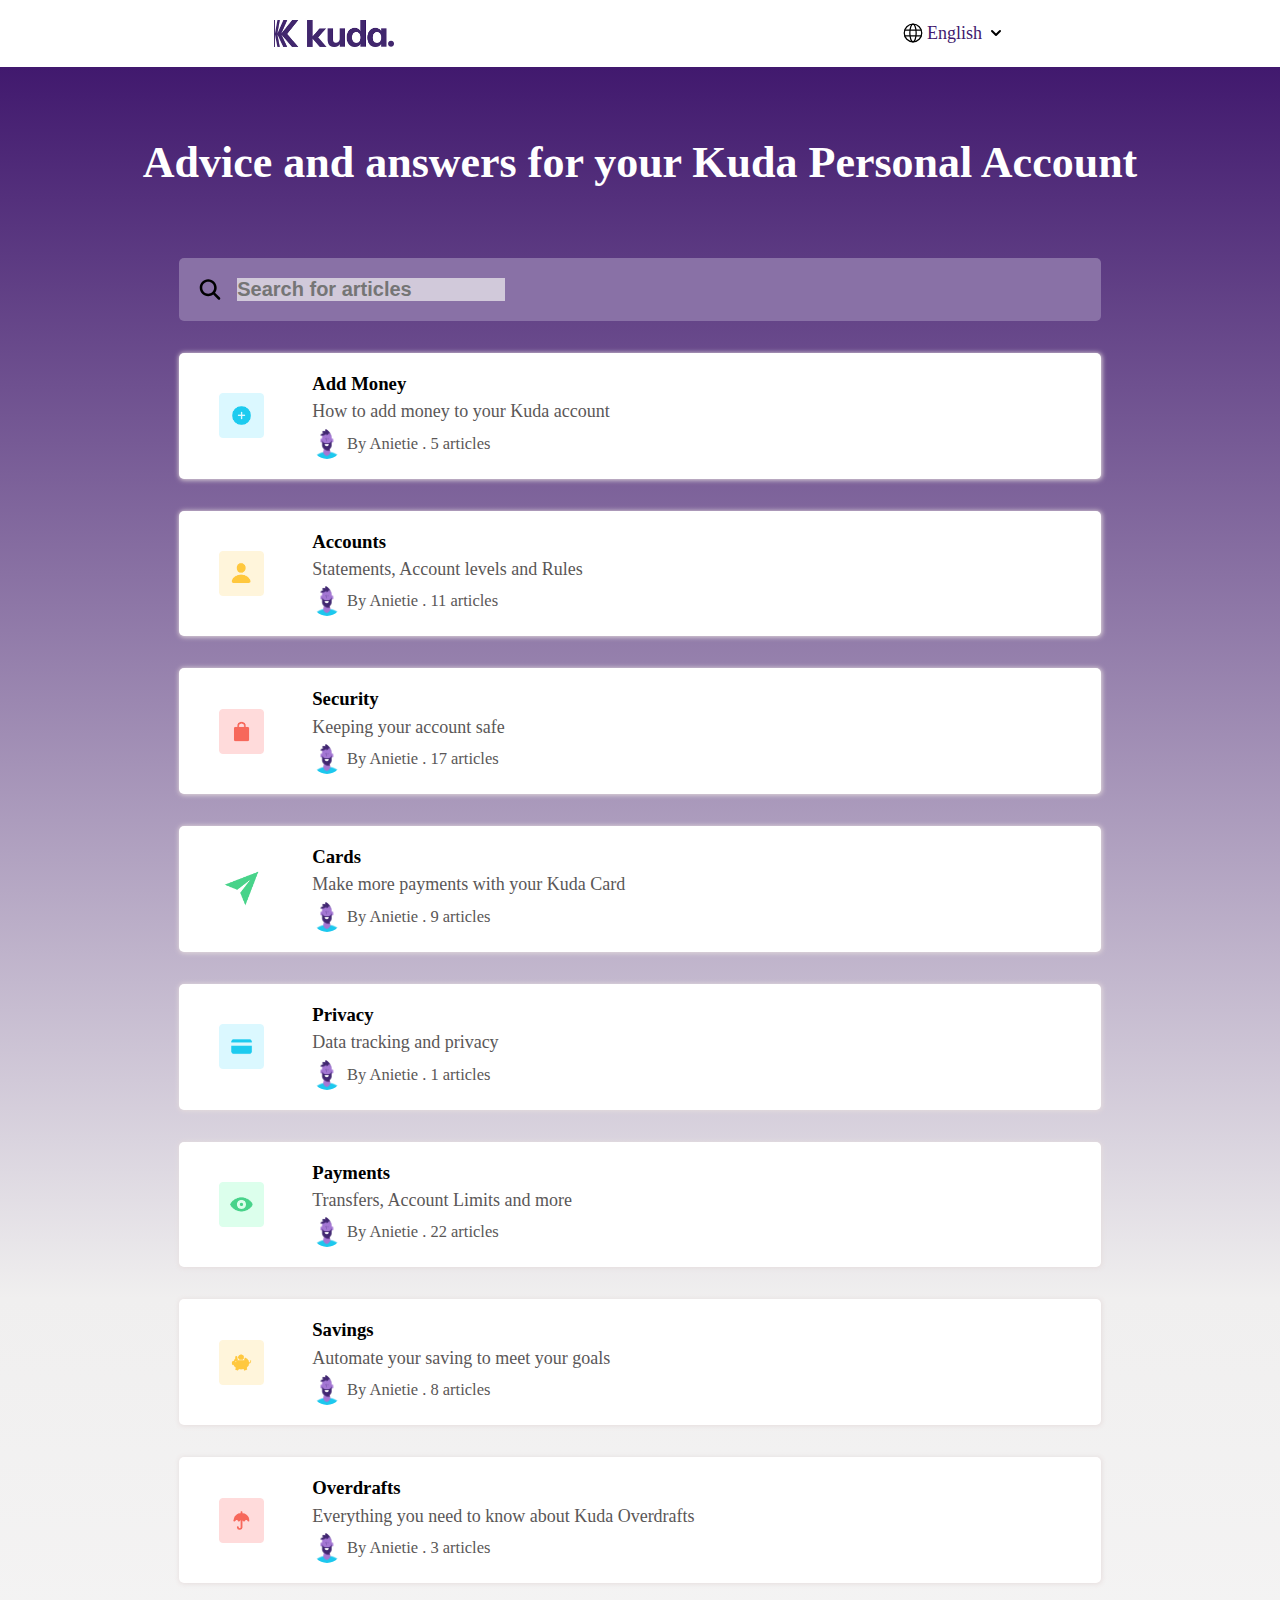
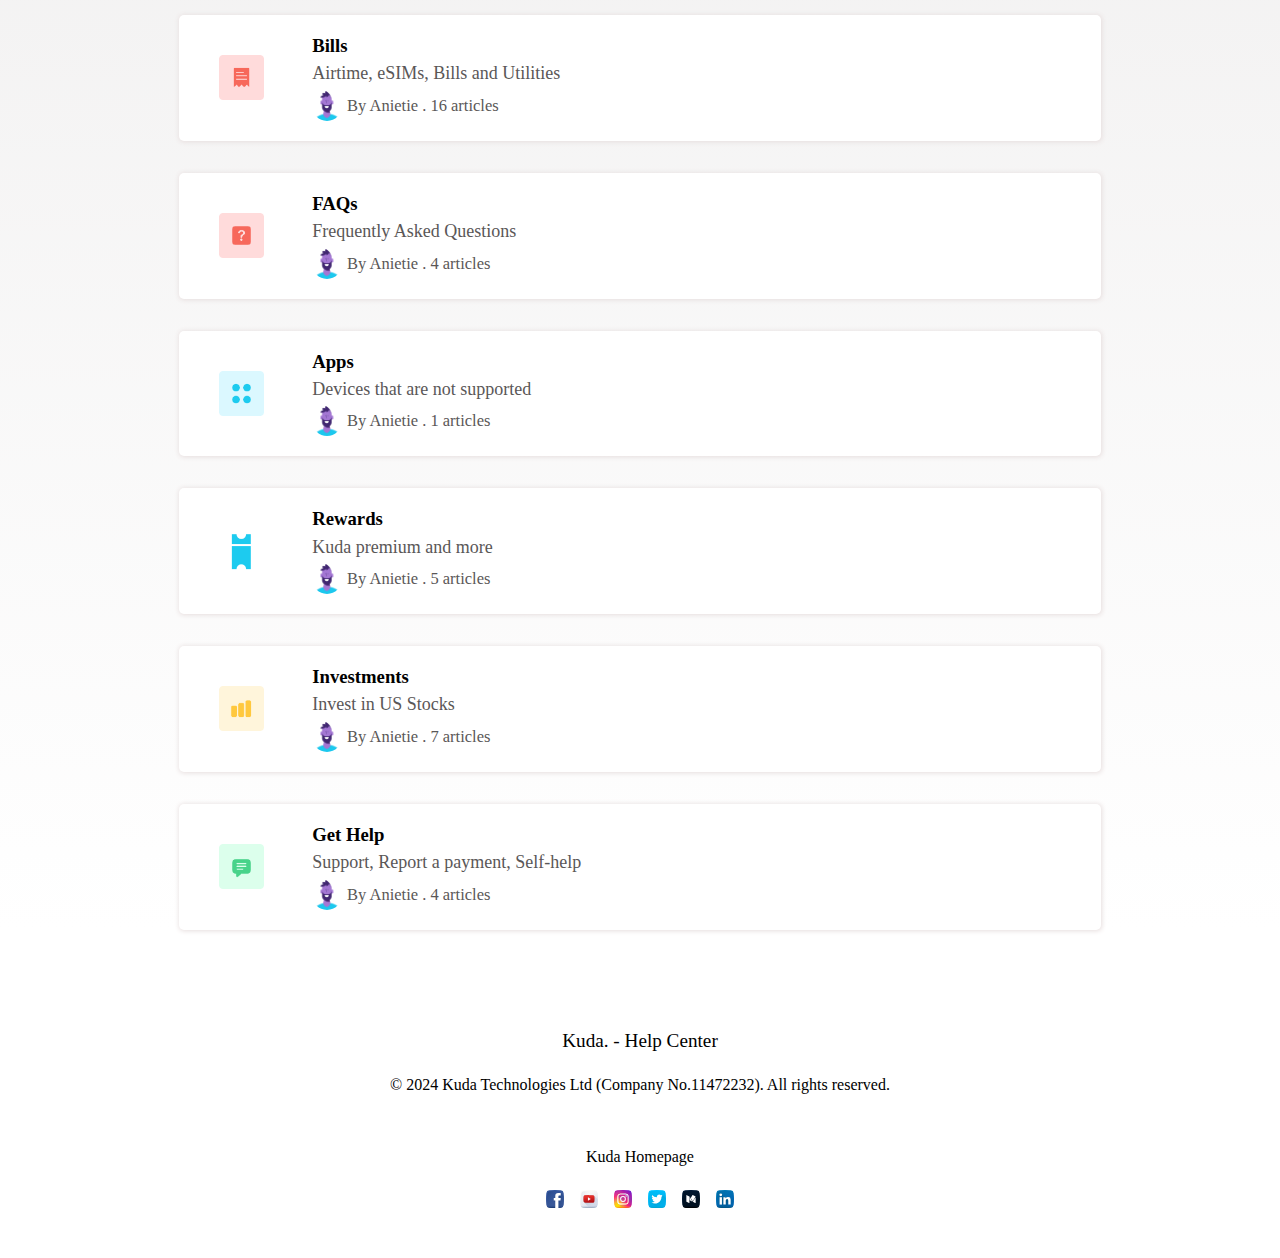
<file: otherhtmlfiles/gethelp.html>
<!DOCTYPE html>
<html lang="en">
<head>
    <meta charset="UTF-8">
    <meta name="viewport" content="width=device-width, initial-scale=1.0">
    <title>Document</title>
    <link rel="stylesheet" href="../othercssfiles/gethelp.css">
</head>
<body>
    <nav>
        <img width="120px" src="../images/Kuda _ The Money App for Africans _ Open an Account in Minutes/kuda original.png" alt="">
        <div class="right-nav">
            <img width="20px" src="../images/Kuda. - Help Center/download (2).svg" alt="">
            <p>English</p>
            <img width="20px" src="../images/Kuda. - Help Center/download.svg" alt="">
        </div>
    </nav>
    <section class="first-section">
            <div class="h1-text">
                <h1>Advice and answers for your Kuda Personal Account</h1>
            </div>
        <div class="first-part">
                <div class="placy">
                    <img src="../images/Kuda. - Help Center/download (1).svg" alt="">
                    <input placeholder="Search for articles" type="text">
                </div>
                <div class="first-part-cont">
                    <img class="hero-img" src="../images/Kuda. - Help Center/imgi_2_7fbdeab20f4664b806457e0b0844e2fc.png" alt="">
                    <div class="first-part-continental">
                        <h3>Add Money</h3>
                        <p>
                            How to add money to your Kuda account
                        </p>
                        <div class="first-part-conti">
                            <img class="ani-img" src="../images/Kuda. - Help Center/imgi_3_Screenshot_2024-09-18_090448-1739447674.png" alt="">
                            <p>By Anietie  . 5 articles</p>
                        </div>
                    </div>
                </div>
                <div class="first-part-cont">
                    <img class="hero-img" src="../images/Kuda. - Help Center/imgi_4_589eae482394aaad0d1d6a9aa4c72a14.png" alt="">
                    <div class="first-part-continental">
                        <h3>Accounts</h3>
                        <p>
                            Statements, Account levels and Rules
                        </p>
                        <div class="first-part-conti">
                            <img class="ani-img" src="../images/Kuda. - Help Center/imgi_3_Screenshot_2024-09-18_090448-1739447674.png" alt="">
                            <p>By Anietie  . 11 articles</p>
                        </div>
                    </div>
                </div>
                <div class="first-part-cont">
                    <img class="hero-img" src="../images/Kuda. - Help Center/imgi_5_dd479b3e8f54aeba8e7ba58735d5ae24.png" alt="">
                    <div class="first-part-continental">
                        <h3>Security</h3>
                        <p>
                            Keeping your account safe
                        </p>
                        <div class="first-part-conti">
                            <img class="ani-img" src="../images/Kuda. - Help Center/imgi_3_Screenshot_2024-09-18_090448-1739447674.png" alt="">
                            <p>By Anietie  . 17 articles</p>
                        </div>
                    </div>
                </div>
                <div class="first-part-cont"> <img class="hero-img" src="../images/Kuda. - Help Center/imgi_7_e9f88d7c2118539a44173c03a6ca32ac.png" alt="">
                    <div class="first-part-continental">
                        <h3>Cards</h3>
                        <p>
                           Make more payments with your Kuda Card
                        </p>
                        <div class="first-part-conti">
                            <img class="ani-img" src="../images/Kuda. - Help Center/imgi_3_Screenshot_2024-09-18_090448-1739447674.png" alt="">
                            <p>By Anietie  . 9 articles</p>
                        </div>
                    </div>
                </div>
                <div class="first-part-cont"> <img class="hero-img" src="../images/Kuda. - Help Center/imgi_6_2219d463cd5e123546ed8ec8c1ab653e.png" alt="">
                    <div class="first-part-continental">
                        <h3>Privacy</h3>
                        <p>
                            Data tracking and privacy
                        </p>
                        <div class="first-part-conti">
                            <img class="ani-img" src="../images/Kuda. - Help Center/imgi_3_Screenshot_2024-09-18_090448-1739447674.png" alt="">
                            <p>By Anietie  . 1   articles</p>
                        </div>
                    </div>
                </div>
                <div class="first-part-cont"> <img class="hero-img" src="../images/Kuda. - Help Center/imgi_8_34dc3e0b3834b929bce2ab18e37a7000.png" alt="">
                    <div class="first-part-continental">
                        <h3>Payments</h3>
                        <p>
                            Transfers, Account Limits and more
                        </p>
                        <div class="first-part-conti">
                            <img class="ani-img" src="../images/Kuda. - Help Center/imgi_3_Screenshot_2024-09-18_090448-1739447674.png" alt="">
                            <p>By Anietie  . 22 articles</p>
                        </div>
                    </div>
                </div>
                <div class="first-part-cont"> <img class="hero-img" src="../images/Kuda. - Help Center/imgi_9_b8da142c8c206a4e781f215b518b67f4.png" alt="">
                    <div class="first-part-continental">
                        <h3>Savings</h3>
                        <p>                            
                            Automate your saving to meet your goals
                        </p>
                        <div class="first-part-conti">
                            <img class="ani-img" src="../images/Kuda. - Help Center/imgi_3_Screenshot_2024-09-18_090448-1739447674.png" alt="">
                            <p>By Anietie  . 8 articles</p>
                        </div>
                    </div>
                </div>
                <div class="first-part-cont"> <img class="hero-img" src="../images/Kuda. - Help Center/imgi_10_655e7bc5538f9584854377fa90692e91.png" alt="">
                    <div class="first-part-continental">
                        <h3>Overdrafts</h3>
                        <p>
                            Everything you need to know about Kuda Overdrafts
                        </p>
                        <div class="first-part-conti">
                            <img class="ani-img" src="../images/Kuda. - Help Center/imgi_3_Screenshot_2024-09-18_090448-1739447674.png" alt="">
                            <p>By Anietie  . 3 articles</p>
                        </div>
                    </div>
                </div>
                <div class="first-part-cont"> <img class="hero-img" src="../images/Kuda. - Help Center/imgi_11_4e6b3e4dcaa9374aafaa0192be22be21.png" alt="">
                    <div class="first-part-continental">
                        <h3>Bills</h3>
                        <p>
                            Airtime, eSIMs, Bills and Utilities
                        </p>
                        <div class="first-part-conti">
                            <img class="ani-img" src="../images/Kuda. - Help Center/imgi_3_Screenshot_2024-09-18_090448-1739447674.png" alt="">
                            <p>By Anietie  . 16 articles</p>
                        </div>
                    </div>
                </div>
                <div class="first-part-cont"> <img class="hero-img" src="../images/Kuda. - Help Center/imgi_12_b96887454fda51c296bcd3daa806f911.png" alt="">
                    <div class="first-part-continental">
                        <h3>FAQs</h3>
                        <p>
                            Frequently Asked Questions
                        </p>
                        <div class="first-part-conti">
                            <img class="ani-img" src="../images/Kuda. - Help Center/imgi_3_Screenshot_2024-09-18_090448-1739447674.png" alt="">
                            <p>By Anietie  . 4 articles</p>
                        </div>
                    </div>
                </div>
                <div class="first-part-cont"> <img class="hero-img" src="../images/Kuda. - Help Center/imgi_13_2e3c7254b9325aa9d26d5490487f4c41.png" alt="">
                    <div class="first-part-continental">
                        <h3>Apps</h3>
                        <p>
                            Devices that are not supported
                        </p>
                        <div class="first-part-conti">
                            <img class="ani-img" src="../images/Kuda. - Help Center/imgi_3_Screenshot_2024-09-18_090448-1739447674.png" alt="">
                            <p>By Anietie  . 1 articles</p>
                        </div>
                    </div>
                </div>
                <div class="first-part-cont"> <img class="hero-img" src="../images/Kuda. - Help Center/imgi_14_faf0a5e3d0137de9592dd03071827c7a.png" alt="">
                    <div class="first-part-continental">
                        <h3>Rewards</h3>
                        <p>
                            Kuda premium and more
                        </p>
                        <div class="first-part-conti">
                            <img class="ani-img" src="../images/Kuda. - Help Center/imgi_3_Screenshot_2024-09-18_090448-1739447674.png" alt="">
                            <p>By Anietie  . 5 articles</p>
                        </div>
                    </div>
                </div>
                <div class="first-part-cont"> <img class="hero-img" src="../images/Kuda. - Help Center/imgi_15_dbe84d962254d3293497f36db44a2e6d.png" alt="">
                    <div class="first-part-continental">
                        <h3>Investments</h3>
                        <p>
                            Invest in US Stocks
                        </p>
                        <div class="first-part-conti">
                            <img class="ani-img" src="../images/Kuda. - Help Center/imgi_3_Screenshot_2024-09-18_090448-1739447674.png" alt="">
                            <p>By Anietie  . 7 articles</p>
                        </div>
                    </div>
                </div>
                <div class="first-part-cont"> <img class="hero-img" src="../images/Kuda. - Help Center/imgi_16_b0621ed4ad5ec4337b556a8fea14acf0.png" alt="">
                    <div class="first-part-continental">
                        <h3>Get Help</h3>
                        <p>
                            Support, Report a payment, Self-help
                        </p>
                        <div class="first-part-conti">
                            <img class="ani-img" src="../images/Kuda. - Help Center/imgi_3_Screenshot_2024-09-18_090448-1739447674.png" alt="">
                            <p>By Anietie  . 4 articles</p>
                        </div>
                    </div>
                </div>
            </div>
        </div>
    </section>
    <footer style="display: flex; justify-content: center;">
        <div class="foot-cont">
            <P class="first-t">Kuda. - Help Center</P>
            <P class="second-t">© 2024 Kuda Technologies Ltd (Company No.11472232). All rights reserved.</P>
            <P class="third-t">Kuda Homepage</P>
            <div class="socials">
                    <img src="../images/Kuda _ The Money App for Africans _ Open an Account in Minutes/faceook.svg" alt="">
                    <img src="../images/Kuda _ The Money App for Africans _ Open an Account in Minutes/you tube.svg" alt="">
                    <img src="../images/Kuda _ The Money App for Africans _ Open an Account in Minutes/insta.svg" alt="">
                    <img src="../images/Kuda _ The Money App for Africans _ Open an Account in Minutes/twitter.svg" alt="">
                    <img src="../images/Kuda _ The Money App for Africans _ Open an Account in Minutes/tumblr.svg" alt="">
                    <img src="../images/Kuda _ The Money App for Africans _ Open an Account in Minutes/linkedin.svg" alt="">
            </div>
        </div>
    </footer>
</body>
</html>
</file>
<file: othercssfiles/gethelp.css>
*{
    margin: 0;
    padding: 0;
    box-sizing: border-box;
}
nav{
    display: flex;
    justify-content: space-around;
    background-color: white;
    padding: 20px;
}
.right-nav{
    display:flex ;
    gap: .2em;
    align-items: center;
    color: rgb(65, 25, 110);
    font-size: 18px;
    font-weight: 400;
}
.first-part{    
    /* height: 400vh; */
    justify-content: center;
    display: flex;
    flex-direction: column;
    gap: 2em;
}
.first-section{
     background: linear-gradient(180deg, rgb(65, 25, 110), rgb(240, 239, 239) , rgb(255, 255, 255));
    display: flex;
    flex-direction: column;
    /* gap: .1em; */
}
.h1-text{
    text-align: center;
    display: flex;
    align-items: center;
    justify-content: center;
    margin: 70px;
    color: white;
    font-size: 22px;
}
.placy{
    display: flex;
    align-items: center;
    width: 72%;
    margin: auto;
    padding: 20px;
    background-color: rgb(137, 113, 166);
    gap: 1em;
    border-radius: 5px;
}
.placy input{
    background-color: rgb(209, 201, 218);
    font-size: 20px;
    font-display: white;
    /* width: max-content; */
    font-weight: bolder;
    /* background-color: white; */
    /* padding: 20px ; */
    color: white;
    border: none    ;
}
.first-part-cont{
    display: flex;
    align-items: center;
    gap: 3em;
    box-shadow: 0.1px 0.1px 5px 0px rgb(230, 221, 221);
    background-color: white;
    width: 72%;
    margin: auto;
    padding: 20px;
    padding-left: 40px;
    border-radius: 5px;

}.first-part-cont:hover{
    border: 1px solid  rgb(102, 6, 219) ;
}

.first-part-conti{
    display: flex;
    gap: .3em;
    align-items: center;
}
.first-part-continental{
     display: flex ;
     flex-direction: column;
     gap: .4em;
}
.first-part-continental p{
    color: rgb(90, 87, 87);
    font-weight: 400;
    font-size: 18px;
}
.first-part-conti p{
    color: rgb(90, 87, 87);
    font-weight: 400;
    font-size: 16.5px;
}
.hero-img{
    width: 45px;
    height: 45px;
}
.ani-img{
    width: 30px;
    border-radius: 50%;
}
.socials{
    display: flex;     
    gap: 1em;   
}
.foot-cont{
    display: flex;
    flex-direction: column;
    align-items: center;
    gap: 1.5em;
    margin-top: 100px;
    margin-bottom: 50px;
    justify-content: center;
    text-align: center;
}
.first-t{
    font-size: larger;
}
/* .second-t{
} */
.third-t{
    margin-top: 30px;
}
@media (max-width:500px){
    .first-part-cont{
        flex-direction: column;
        align-items: normal;
    }
    .placy input{
        width: 180px;
    }
    .placy{
        gap: .5em;
        padding: 15px;
    }
}
@media(max-width:855px){
    .first-part-cont{
        gap: 1em;
    }
}
</file>
